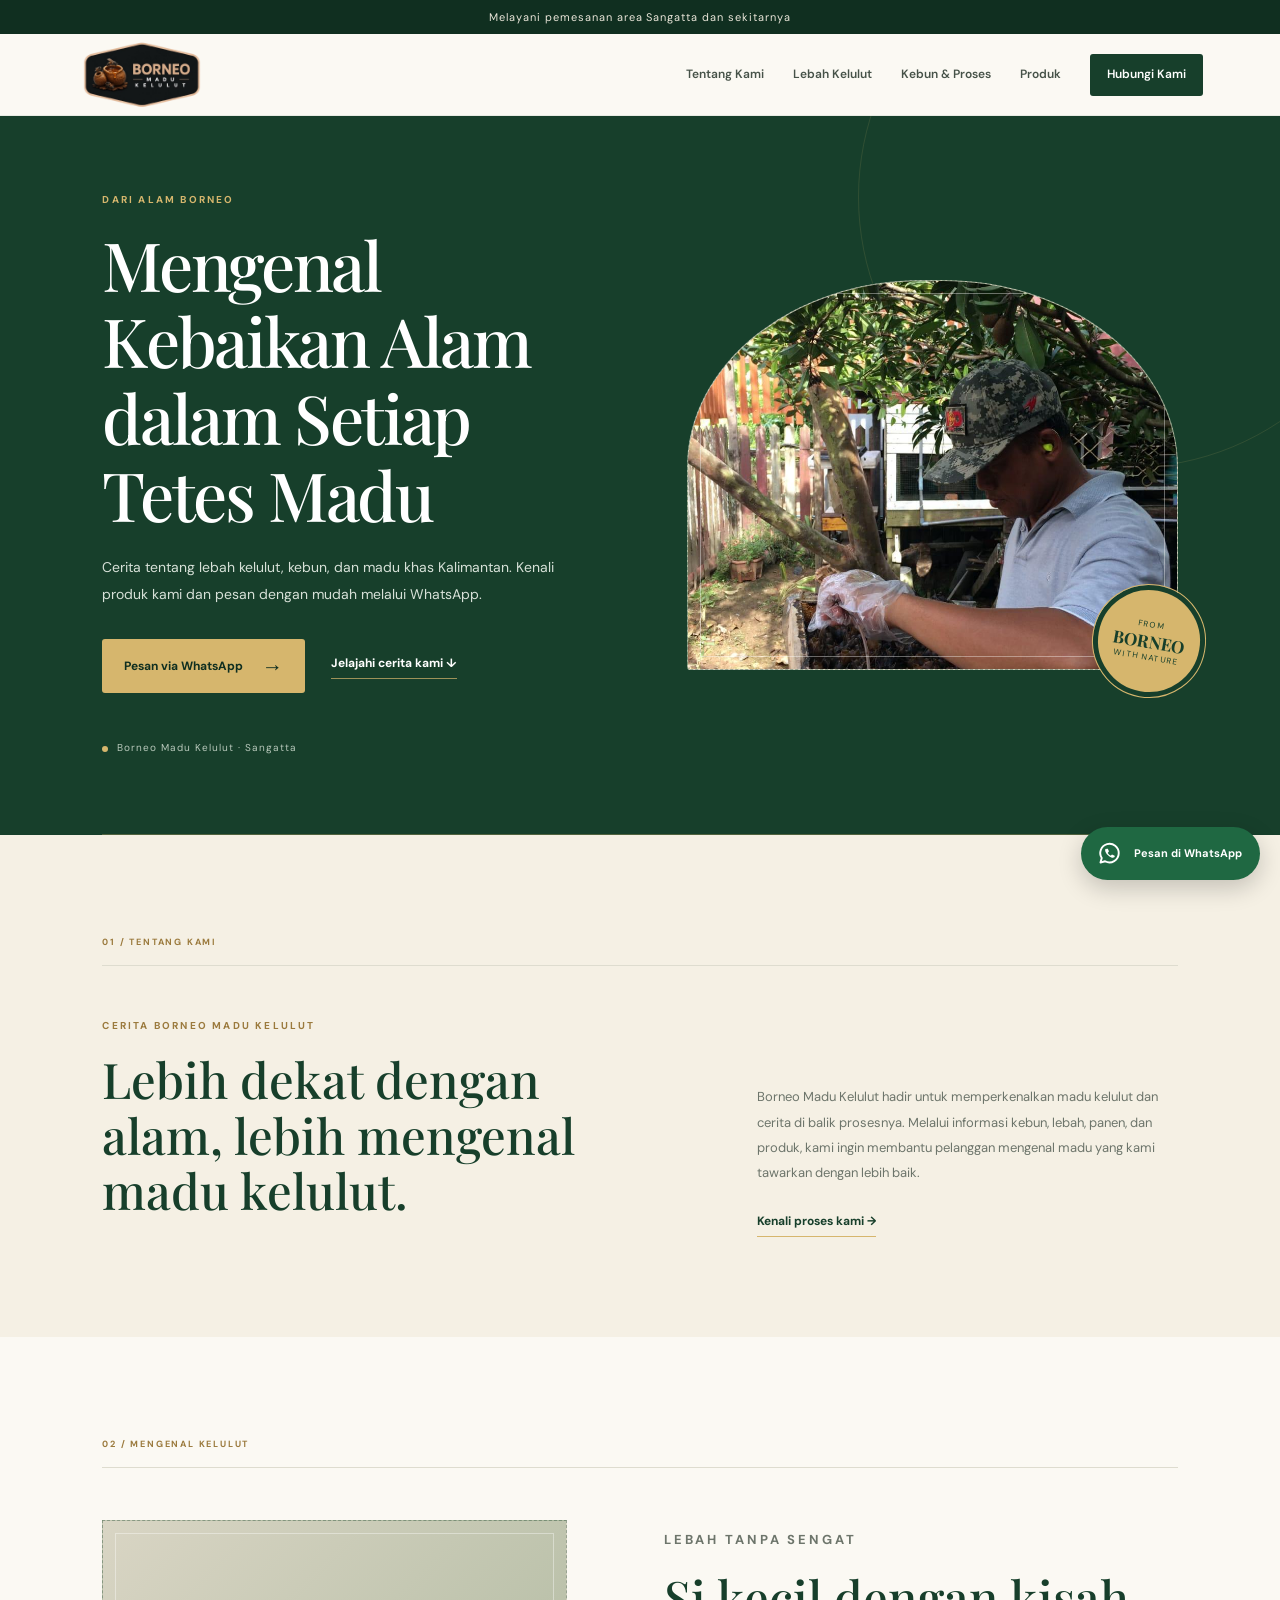
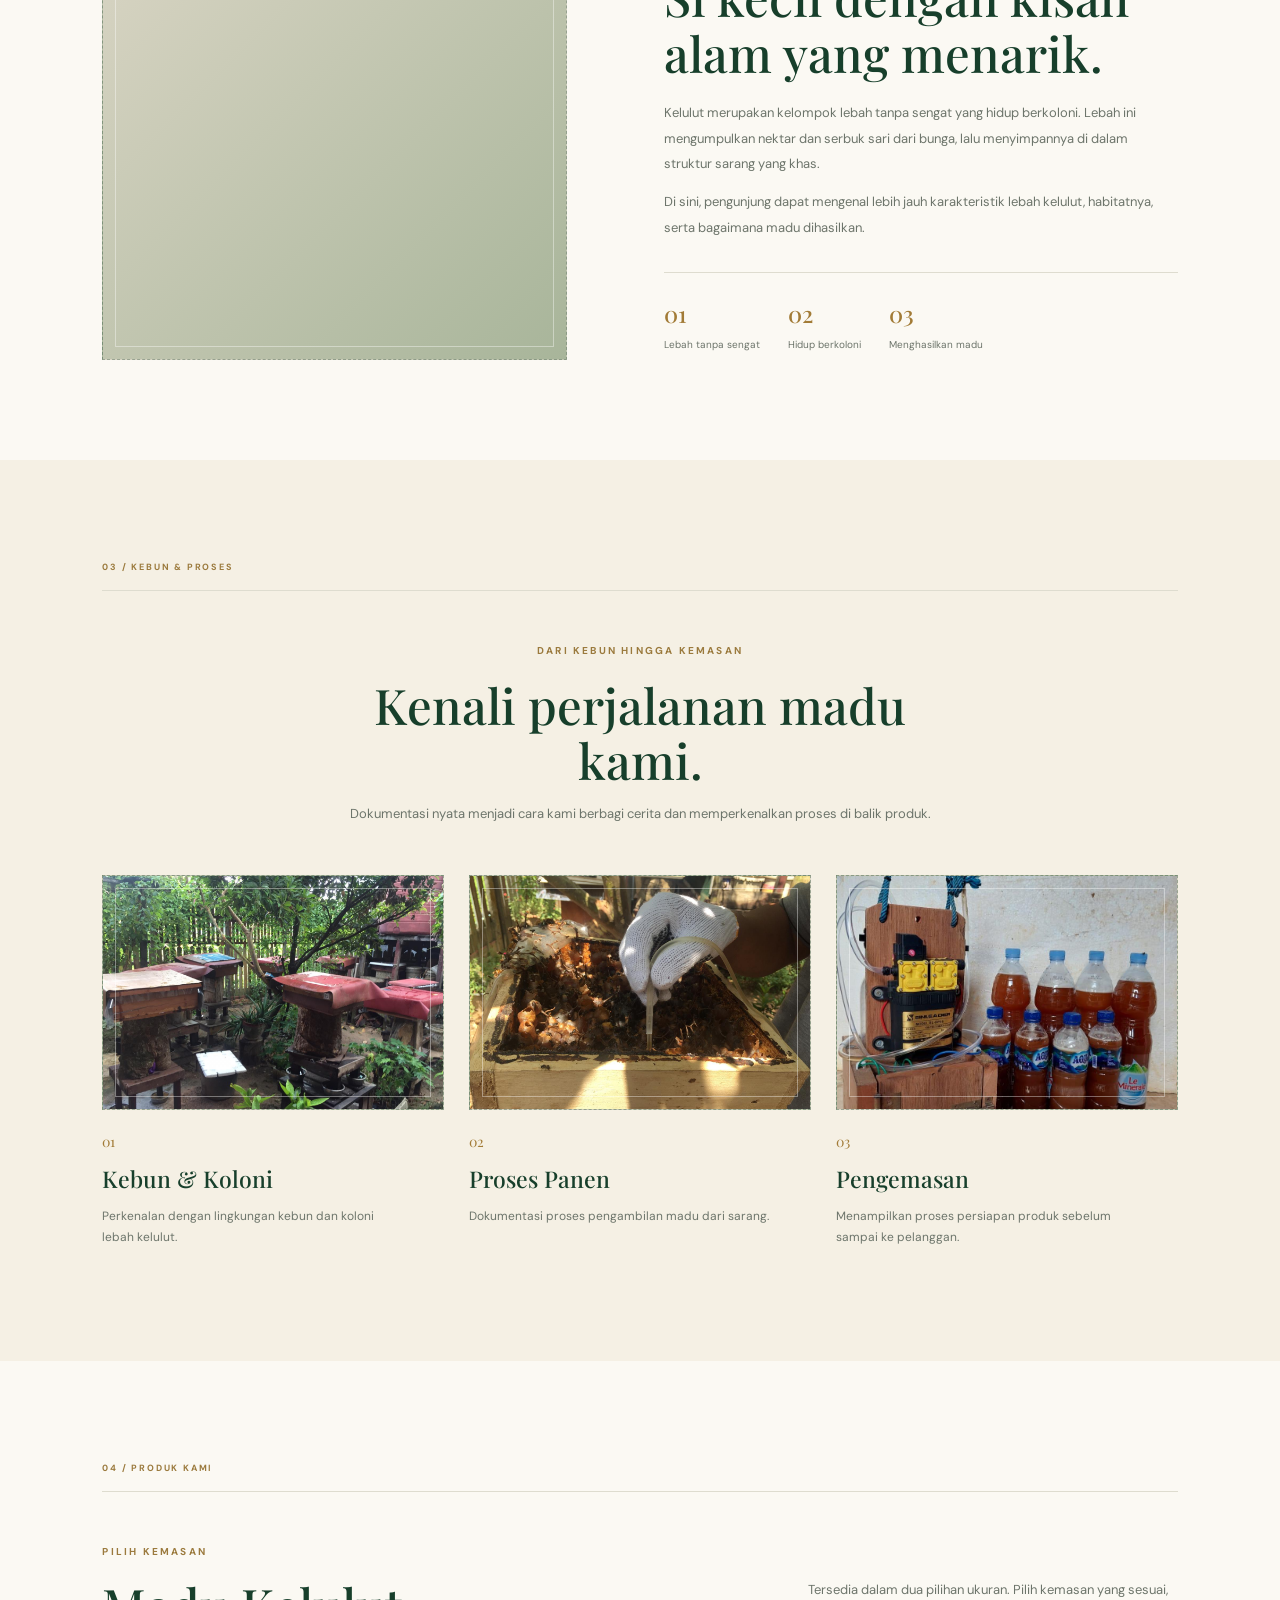
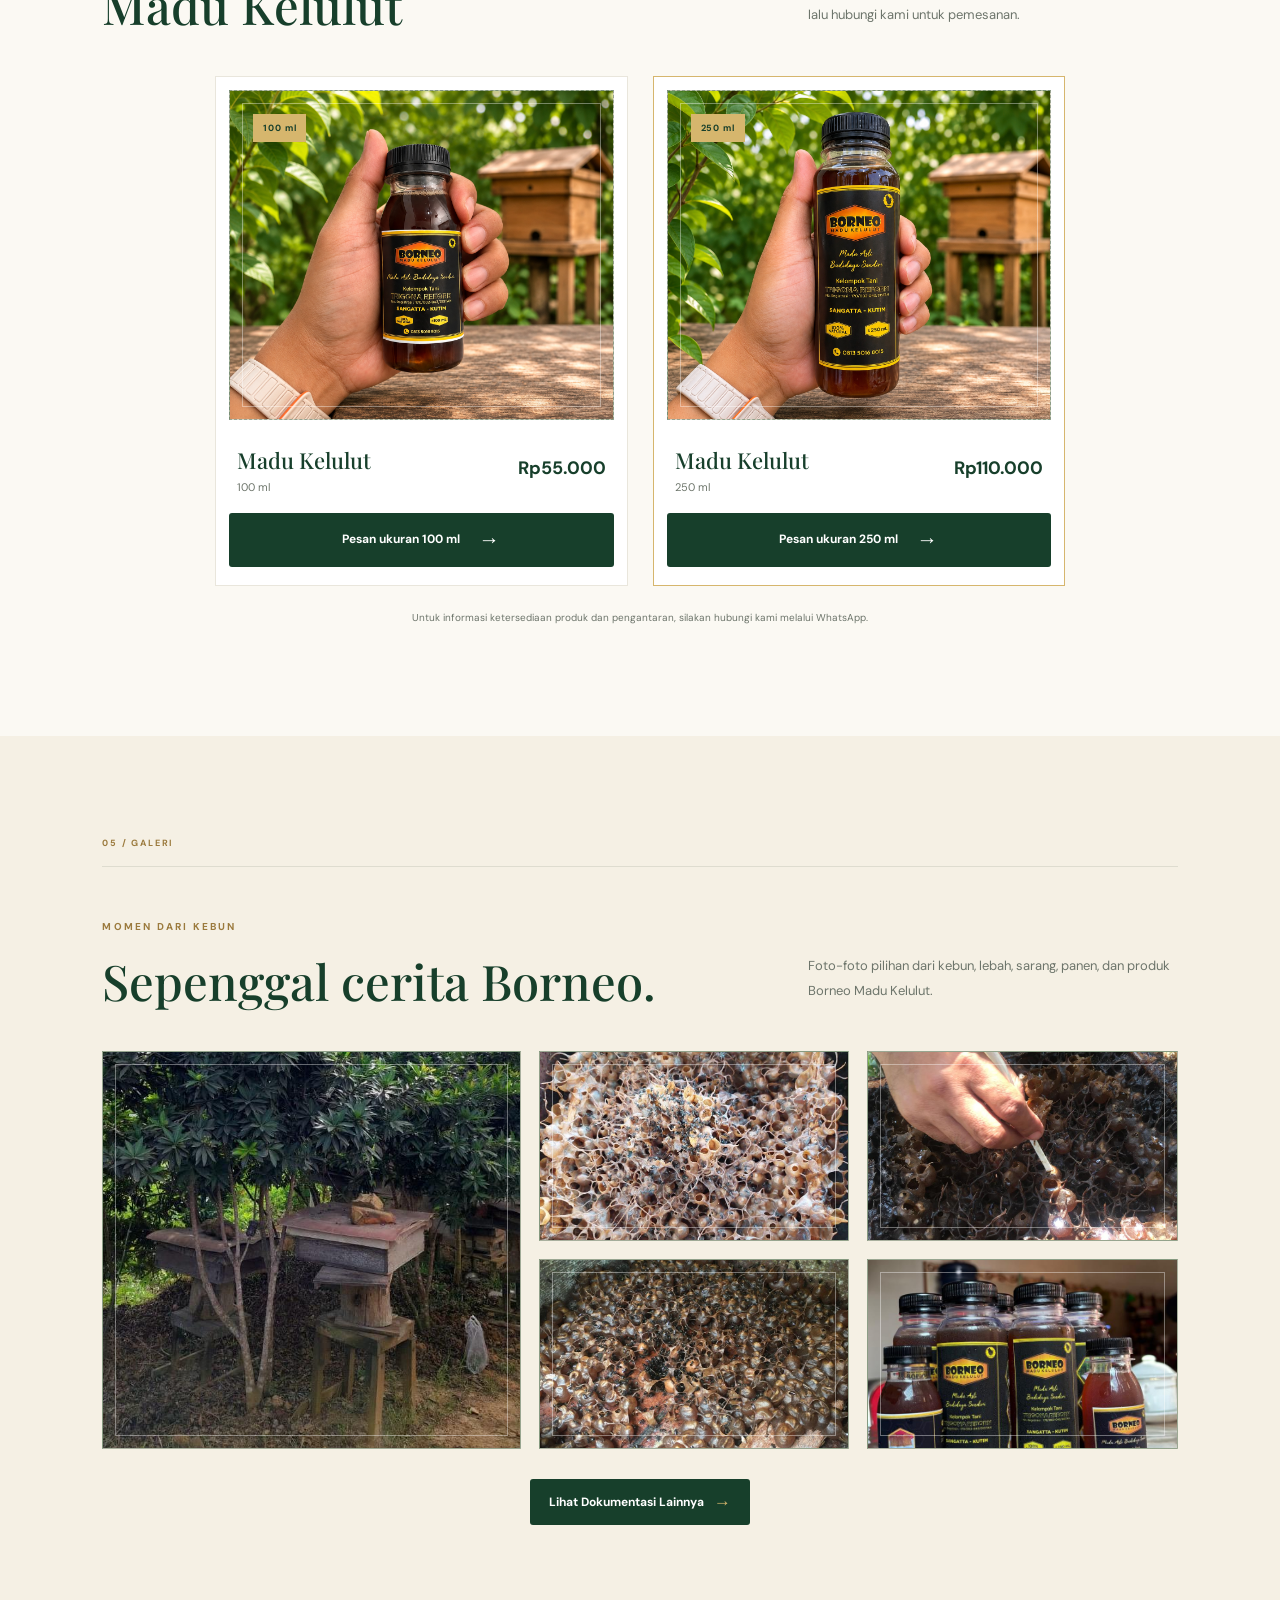
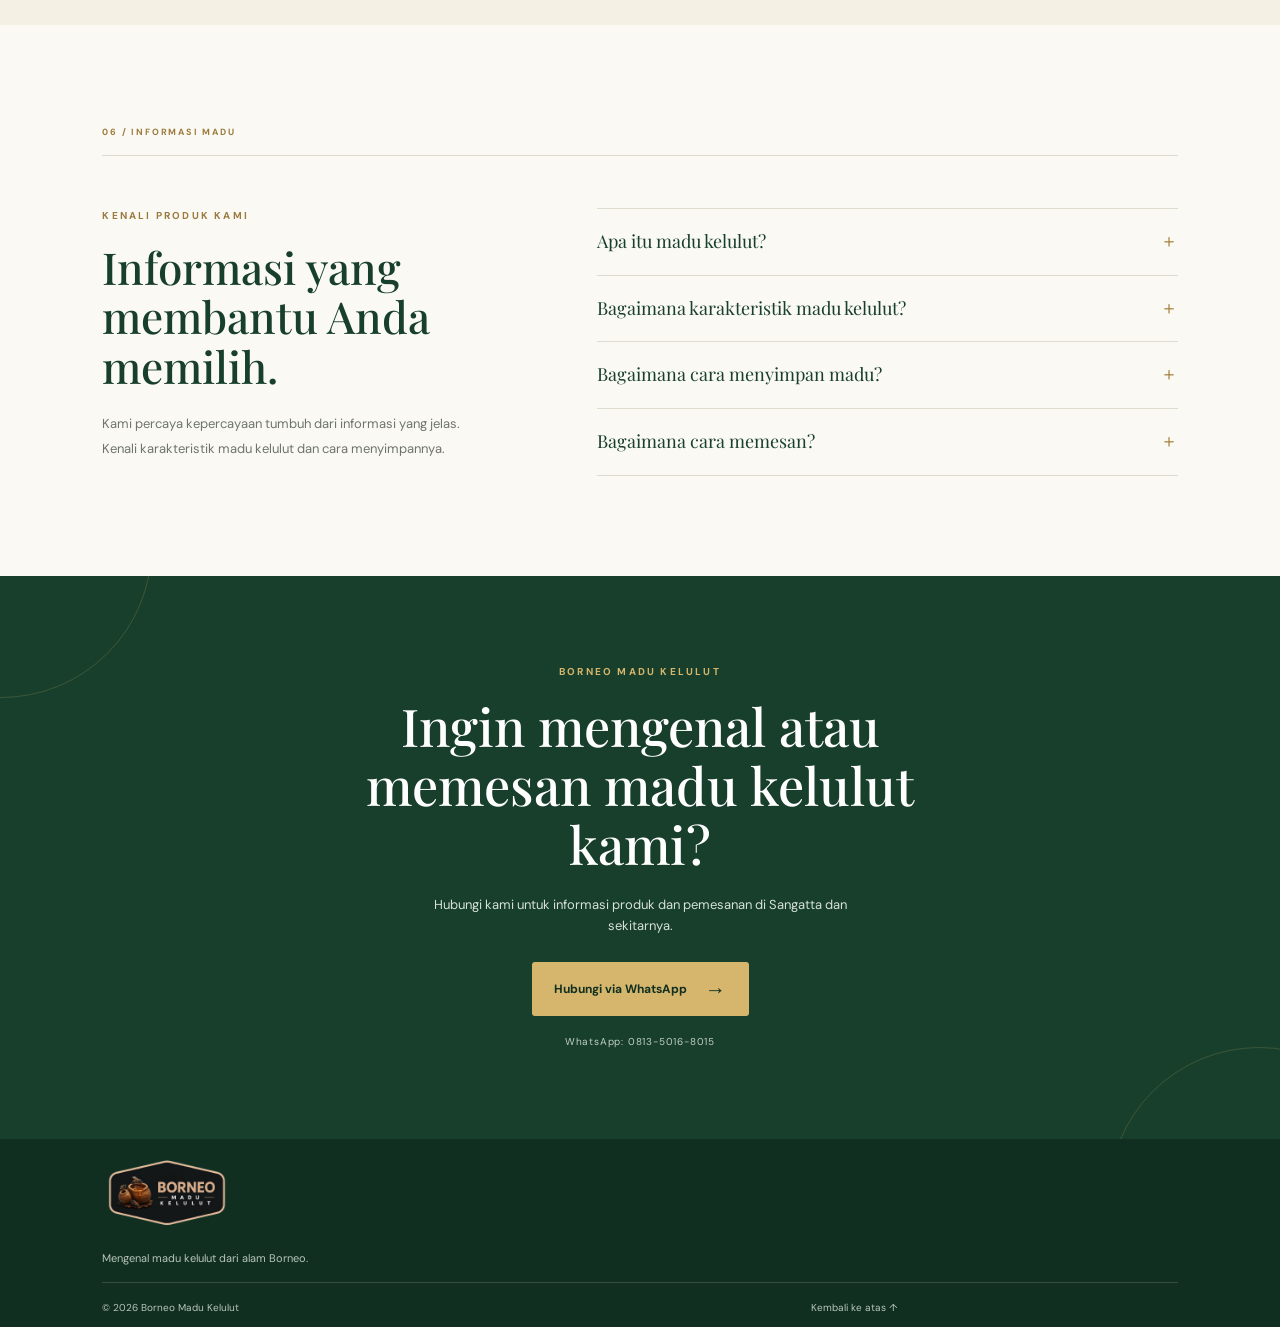
<file: index.html>
<!DOCTYPE html>
<html lang="id">
<head>
  <meta charset="UTF-8">
  <meta name="viewport" content="width=device-width, initial-scale=1.0">
  <meta name="theme-color" content="#173F2B">
  <meta name="description" content="Borneo Madu Kelulut — mengenal madu kelulut dari alam Kalimantan. Informasi kebun, proses panen, dan pemesanan di Sangatta dan sekitarnya.">
  <title>Borneo Madu Kelulut | Madu Kelulut dari Alam Borneo</title>
  <link rel="preconnect" href="https://fonts.googleapis.com">
  <link rel="preconnect" href="https://fonts.gstatic.com" crossorigin>
  <link href="https://fonts.googleapis.com/css2?family=DM+Sans:wght@400;500;600;700&family=Playfair+Display:wght@500;600;700&display=swap" rel="stylesheet">
  <link rel="stylesheet" href="style.css">  <style>
    .brand-logo {
      display: block;
      width: 190px;
      max-width: 100%;
      height: auto;
      object-fit: contain;
    }
    .brand {
      align-items: center;
    }
    @media (max-width: 700px) {
      .brand-logo {
        width: 125px;
      }
    }
  </style>

</head>
<body>
  <div class="announcement">Melayani pemesanan area Sangatta dan sekitarnya</div>

  <header class="site-header">
    <a class="brand" href="#home" aria-label="Borneo Madu Kelulut - Beranda">
      <img class="brand-logo" src="Foto/logo-borneo.png" alt="Borneo Madu Kelulut">
    </a>
    <button class="menu-toggle" aria-label="Buka menu" aria-expanded="false">☰</button>
    <nav class="nav" aria-label="Navigasi utama">
      <a href="#tentang">Tentang Kami</a>
      <a href="#kelulut">Lebah Kelulut</a>
      <a href="#proses">Kebun & Proses</a>
      <a href="#produk">Produk</a>
      <a href="#kontak" class="nav-cta">Hubungi Kami</a>
    </nav>
  </header>

  <main>
    <section class="hero" id="home">
      <div class="hero-content">
        <p class="eyebrow light">DARI ALAM BORNEO</p>
        <h1>Mengenal Kebaikan Alam dalam Setiap Tetes Madu</h1>
        <p class="hero-desc">Cerita tentang lebah kelulut, kebun, dan madu khas Kalimantan. Kenali produk kami dan pesan dengan mudah melalui WhatsApp.</p>
        <div class="hero-actions">
          <a class="button button-gold" data-wa="Halo Borneo Madu Kelulut, saya ingin bertanya tentang produk madu kelulut.">Pesan via WhatsApp <span class="button-arrow" aria-hidden="true">→</span></a>
          <a class="text-link light-link" href="#tentang">Jelajahi cerita kami <span>↓</span></a>
        </div>
        <div class="hero-note"><span class="note-dot"></span> Borneo Madu Kelulut · Sangatta</div>
      </div>
      <div class="hero-visual">
        <div class="photo-placeholder hero-photo">
        <img
        src="Foto/Foto-Utama.jpeg"
        alt="Proses budidaya lebah kelulut Borneo Madu"
      >
      </div>
        <div class="hero-stamp"><span>FROM</span><strong>BORNEO</strong><span>WITH NATURE</span></div>
      </div>
      <div class="hero-bottom-line"></div>
    </section>

    <section class="intro section" id="tentang">
      <div class="section-kicker">01 / TENTANG KAMI</div>
      <div class="intro-grid">
        <div>
          <p class="eyebrow">CERITA BORNEO MADU KELULUT</p>
          <h2>Lebih dekat dengan alam, lebih mengenal madu kelulut.</h2>
        </div>
        <div class="intro-copy">
          <p>Borneo Madu Kelulut hadir untuk memperkenalkan madu kelulut dan cerita di balik prosesnya. Melalui informasi kebun, lebah, panen, dan produk, kami ingin membantu pelanggan mengenal madu yang kami tawarkan dengan lebih baik.</p>
          <a class="text-link" href="#proses">Kenali proses kami <span>→</span></a>
        </div>
      </div>
    </section>

    <section class="kelulut-section section" id="kelulut">
      <div class="section-kicker">02 / MENGENAL KELULUT</div>
      <div class="split-layout">
      <div class="split-photo photo-placeholder bee-video-frame">
        <video autoplay muted loop playsinline preload="metadata">
        <source src="Foto/Video-Lebah Kelulut.mp4" type="video/mp4">
        </video>
      </div>
        <div class="split-copy">
          <p class="eyebrow">LEBAH TANPA SENGAT</p>
          <h2>Si kecil dengan kisah alam yang menarik.</h2>
          <p>Kelulut merupakan kelompok lebah tanpa sengat yang hidup berkoloni. Lebah ini mengumpulkan nektar dan serbuk sari dari bunga, lalu menyimpannya di dalam struktur sarang yang khas.</p>
          <p>Di sini, pengunjung dapat mengenal lebih jauh karakteristik lebah kelulut, habitatnya, serta bagaimana madu dihasilkan.</p>
          <div class="fact-row">
            <div><strong>01</strong><span>Lebah tanpa sengat</span></div>
            <div><strong>02</strong><span>Hidup berkoloni</span></div>
            <div><strong>03</strong><span>Menghasilkan madu</span></div>
          </div>
        </div>
      </div>
    </section>

    <section class="process-section section" id="proses">
      <div class="section-kicker">03 / KEBUN & PROSES</div>
      <div class="section-heading centered">
        <p class="eyebrow">DARI KEBUN HINGGA KEMASAN</p>
        <h2>Kenali perjalanan madu kami.</h2>
        <p>Dokumentasi nyata menjadi cara kami berbagi cerita dan memperkenalkan proses di balik produk.</p>
      </div>
      <div class="process-grid">
        
<article class="process-card">
  <div class="photo-placeholder card-photo">
    <img src="Foto/Foto-Kebun.jpeg"
         alt="Kebun Borneo Madu Kelulut">
  </div>
  <span class="step-number">01</span>
  <h3>Kebun & Koloni</h3>
  <p>Perkenalan dengan lingkungan kebun dan koloni lebah kelulut.</p>
</article>

        <article class="process-card">
          
<div class="photo-placeholder card-photo">
  <img src="Foto/Foto-Panen.jpeg"
       alt="Proses panen madu kelulut Borneo">
</div>
  
          <span class="step-number">02</span><h3>Proses Panen</h3>
          <p>Dokumentasi proses pengambilan madu dari sarang.</p>
        </article>
        <article class="process-card">
          
<div class="photo-placeholder card-photo">
  <img src="Foto/Foto-Kemasan.jpeg"
       alt="Kemasan produk Borneo Madu Kelulut">
</div>

          <span class="step-number">03</span><h3>Pengemasan</h3>
          <p>Menampilkan proses persiapan produk sebelum sampai ke pelanggan.</p>
        </article>
      </div>
    </section>

    <section class="products-section section" id="produk">
      <div class="section-kicker">04 / PRODUK KAMI</div>
      <div class="products-heading">
        <div><p class="eyebrow">PILIH KEMASAN</p><h2>Madu Kelulut</h2></div>
        <p>Tersedia dalam dua pilihan ukuran. Pilih kemasan yang sesuai, lalu hubungi kami untuk pemesanan.</p>
      </div>
      <div class="product-grid">
        <article class="product-card">
          <div class="product-image photo-placeholder">
  <img src="Foto/foto-produk-100ml.png"
       alt="Madu Kelulut 100 ml">
  <span class="product-tag">100 ml</span>
</div>
          <div class="product-info"><div><h3>Madu Kelulut</h3><p class="volume">100 ml</p></div><strong class="price">Rp55.000</strong></div>
          <a class="button button-dark full-button" data-wa="Halo Borneo Madu Kelulut, saya ingin memesan Madu Kelulut 100 ml seharga Rp60.000.">Pesan ukuran 100 ml <span class="button-arrow" aria-hidden="true">→</span></a>
        </article>
        <article class="product-card featured">
          <div class="product-image photo-placeholder">
  <img src="Foto/foto-produk-250ml.png"
       alt="Madu Kelulut 250 ml">
  <span class="product-tag">250 ml</span>
</div>
          <div class="product-info"><div><h3>Madu Kelulut</h3><p class="volume">250 ml</p></div><strong class="price">Rp110.000</strong></div>
          <a class="button button-dark full-button" data-wa="Halo Borneo Madu Kelulut, saya ingin memesan Madu Kelulut 250 ml seharga Rp110.000.">Pesan ukuran 250 ml <span class="button-arrow" aria-hidden="true">→</span></a>
        </article>
      </div>
      <p class="product-footnote">Untuk informasi ketersediaan produk dan pengantaran, silakan hubungi kami melalui WhatsApp.</p>
    </section>

    <section class="gallery-section section">
      <div class="section-kicker">05 / GALERI</div>
      <div class="gallery-heading"><div><p class="eyebrow">MOMEN DARI KEBUN</p><h2>Sepenggal cerita Borneo.</h2></div><p>Foto-foto pilihan dari kebun, lebah, sarang, panen, dan produk Borneo Madu Kelulut.</p></div>
      <div class="gallery-grid">
        <div class="photo-placeholder gallery-large">
  <img src="Foto/foto-kebun-02.jpeg" alt="Kebun Borneo Madu Kelulut">
</div>
        <div class="photo-placeholder">
  <img src="Foto/foto-sarang-02.jpeg" alt="Produk Borneo Madu Kelulut">
</div>
        <div class="photo-placeholder">
  <img src="Foto/foto-sarang-01.jpeg" alt="Produk Borneo Madu Kelulut">
</div>
        <div class="photo-placeholder">
  <img src="Foto/foto-sarang-03.jpeg" alt="Produk Borneo Madu Kelulut">
</div>
        <div class="photo-placeholder">
  <img src="Foto/foto-produk-01.jpeg" alt="Produk Borneo Madu Kelulut">
</div>
      </div>
      <div class="gallery-more-wrap">
      <a href="dokumentasi.html" class="gallery-more">
        Lihat Dokumentasi Lainnya
      <span>→</span>
      </a>
      </div>

    </section>

    <section class="education-section section">
      <div class="section-kicker">06 / INFORMASI MADU</div>
      <div class="education-grid">
        <div><p class="eyebrow">KENALI PRODUK KAMI</p><h2>Informasi yang membantu Anda memilih.</h2><p class="education-lead">Kami percaya kepercayaan tumbuh dari informasi yang jelas. Kenali karakteristik madu kelulut dan cara menyimpannya.</p></div>
        <div class="info-list">
          <details><summary>Apa itu madu kelulut? <span>＋</span></summary><p>Madu kelulut adalah madu yang dihasilkan oleh lebah tanpa sengat dari kelompok stingless bee. Karakteristik warna, aroma, dan rasa dapat berbeda tergantung jenis lebah, sumber pakan, dan kondisi lingkungan.</p></details>
          <details><summary>Bagaimana karakteristik madu kelulut? <span>＋</span></summary><p>Madu kelulut umumnya memiliki rasa khas yang dapat terasa asam-manis. Warna, aroma, dan kekentalannya dapat bervariasi secara alami.</p></details>
          <details><summary>Bagaimana cara menyimpan madu? <span>＋</span></summary><p>Simpan dalam wadah tertutup rapat, di tempat bersih dan sejuk, serta terhindar dari sinar matahari langsung. Ikuti petunjuk penyimpanan pada kemasan produk.</p></details>
          <details><summary>Bagaimana cara memesan? <span>＋</span></summary><p>Pilih ukuran 100 ml atau 250 ml, kemudian tekan tombol WhatsApp pada produk. Kami akan membantu mengonfirmasi pesanan dan informasi pengantaran.</p></details>
        </div>
      </div>
    </section>

    <section class="contact-section" id="kontak">
      <div class="contact-inner">
        <p class="eyebrow light">BORNEO MADU KELULUT</p>
        <h2>Ingin mengenal atau memesan madu kelulut kami?</h2>
        <p>Hubungi kami untuk informasi produk dan pemesanan di Sangatta dan sekitarnya.</p>
        <a class="button button-gold" data-wa="Halo Borneo Madu Kelulut, saya ingin bertanya dan melakukan pemesanan.">Hubungi via WhatsApp <span class="button-arrow" aria-hidden="true">→</span></a>
        <small>WhatsApp: 0813-5016-8015</small>
      </div>
    </section>
  </main>

  <footer class="footer">
    <a class="brand footer-brand" href="#home" aria-label="Borneo Madu Kelulut - Kembali ke atas"><img class="brand-logo" src="Foto/logo-borneo.png" alt="Borneo Madu Kelulut"></a>
    <p>Mengenal madu kelulut dari alam Borneo.</p>
    <div class="footer-bottom"><span>© <span id="year"></span> Borneo Madu Kelulut</span><a href="#home">Kembali ke atas ↑</a></div>
  </footer>

  <a class="floating-wa" data-wa="Halo Borneo Madu Kelulut, saya ingin bertanya tentang produk madu kelulut." aria-label="Chat WhatsApp">
    <span class="wa-symbol" aria-hidden="true">
      <svg viewBox="0 0 24 24" role="img" focusable="false">
        <path d="M20.2 11.8a8.2 8.2 0 0 1-12.1 7.1L4 20l1.1-4A8.2 8.2 0 1 1 20.2 11.8Z" fill="none" stroke="currentColor" stroke-width="1.7" stroke-linecap="round" stroke-linejoin="round"/>
        <path d="M9 8.2c.2-.4.4-.4.7-.4h.5c.2 0 .4.1.5.4l.7 1.6c.1.2.1.4-.1.6l-.6.7c-.2.2-.2.4-.1.6.5.9 1.2 1.6 2.1 2.1.2.1.4.1.6-.1l.7-.6c.2-.2.4-.2.6-.1l1.6.7c.3.1.4.3.4.5v.5c0 .3 0 .5-.4.7-.5.3-1.2.5-2 .3-1.2-.3-2.5-1.1-3.7-2.3-1.2-1.2-2-2.5-2.3-3.7-.2-.8 0-1.5.3-2Z" fill="currentColor"/>
      </svg>
    </span><span>Pesan di WhatsApp</span>
  </a>

  <script src="script.js"></script>
</body>
</html>
</file>
<file: style.css>
:root {
  --forest: #173F2B;
  --forest-deep: #102F20;
  --gold: #D6B66D;
  --ivory: #F5F0E4;
  --paper: #FBF9F3;
  --brown: #79533A;
  --sage: #A8B59A;
  --ink: #292D27;
  --muted: #6D756B;
  --line: #DEDCCF;
  --serif: "Playfair Display", Georgia, serif;
  --sans: "DM Sans", Arial, sans-serif;
}
* { box-sizing: border-box; }
html { scroll-behavior: smooth; scroll-padding-top: 88px; }
body { margin: 0; background: var(--paper); color: var(--ink); font-family: var(--sans); line-height: 1.65; }
a { color: inherit; text-decoration: none; }
.announcement { background: var(--forest-deep); color: #E9E5D8; text-align: center; padding: 8px 16px; font-size: 11px; letter-spacing: .09em; }
.site-header { height: 82px; display: flex; align-items: center; justify-content: space-between; padding: 0 max(6vw, 24px); background: var(--paper); position: sticky; top: 0; z-index: 20; border-bottom: 1px solid rgba(23,63,43,.08); }
.brand { display: inline-flex; align-items: center; gap: 10px; color: var(--forest); }
.brand-mark { width: 42px; height: 42px; display: grid; place-items: center; border: 1px solid var(--gold); border-radius: 50%; font-family: var(--serif); font-size: 25px; position: relative; }
.brand-mark span { color: #B58D3F; font-size: 11px; position: absolute; top: 1px; right: 4px; }
.brand-copy { display: flex; flex-direction: column; line-height: 1.2; letter-spacing: .14em; }
.brand-copy strong { font-size: 14px; }
.brand-copy small { font-size: 9px; letter-spacing: .22em; margin-top: 4px; }
.nav { display: flex; align-items: center; gap: 29px; font-size: 12px; font-weight: 600; color: #465248; }
.nav a:hover, .text-link:hover { color: #A77F34; }
.nav .nav-cta { background: var(--forest); color: white; padding: 11px 17px; border-radius: 3px; }
.menu-toggle { display: none; background: none; border: 0; font-size: 25px; color: var(--forest); }
.hero { background: var(--forest); color: white; min-height: 610px; display: grid; grid-template-columns: 1.03fr .97fr; padding: 76px max(8vw, 28px) 78px; position: relative; overflow: hidden; gap: 6%; }
.hero:before { content: ""; position: absolute; width: 540px; height: 540px; border: 1px solid rgba(214,182,109,.13); border-radius: 50%; right: -120px; top: -190px; }
.hero-content { max-width: 590px; align-self: center; z-index: 1; }
.eyebrow { color: #9B7A3D; font-size: 10px; font-weight: 700; letter-spacing: .22em; margin: 0 0 17px; }
.eyebrow.light { color: var(--gold); }
h1, h2, h3, p { margin-top: 0; }
h1, h2 { font-family: var(--serif); font-weight: 500; line-height: 1.13; }
h1 { font-size: clamp(42px, 5.3vw, 68px); letter-spacing: -.035em; margin-bottom: 22px; }
.hero-desc { color: #D7E1D8; font-size: 14px; max-width: 490px; line-height: 1.9; }
.hero-actions { display: flex; align-items: center; gap: 26px; margin-top: 32px; flex-wrap: wrap; }
.button { display: inline-flex; align-items: center; justify-content: center; gap: 18px; padding: 15px 21px; font-size: 12px; font-weight: 700; border-radius: 3px; transition: .2s ease; border: 1px solid transparent; cursor: pointer; }
.button span { font-size: 17px; }
.button-gold { background: var(--gold); color: var(--forest-deep); }
.button-gold:hover { background: #E4C982; transform: translateY(-2px); }
.button-dark { background: var(--forest); color: white; }
.button-dark:hover { background: var(--forest-deep); }
.text-link { color: var(--forest); font-size: 12px; font-weight: 700; border-bottom: 1px solid var(--gold); padding-bottom: 5px; }
.light-link { color: white; border-color: rgba(214,182,109,.7); }
.hero-note { margin-top: 47px; color: #B9C9BC; font-size: 10px; letter-spacing: .1em; display: flex; gap: 9px; align-items: center; }
.note-dot { width: 6px; height: 6px; border-radius: 50%; background: var(--gold); }
.hero-visual { align-self: center; position: relative; z-index: 1; }
.photo-placeholder { background: linear-gradient(135deg, #D9D5C4, #A8B59A); color: var(--forest); display: flex; align-items: center; justify-content: center; flex-direction: column; text-align: center; gap: 7px; position: relative; overflow: hidden; border: 1px dashed rgba(23,63,43,.32); }
.photo-placeholder:after { content: ""; position: absolute; inset: 12px; border: 1px solid rgba(255,255,255,.38); pointer-events: none; }
.photo-placeholder strong { font-size: 11px; letter-spacing: .16em; z-index: 1; }
.photo-placeholder small { font-size: 10px; z-index: 1; max-width: 80%; }
.photo-icon { font-size: 28px; opacity: .65; z-index: 1; }
.hero-photo { min-height: 390px; height: 100%; border-radius: 48% 48% 3px 3px; }
.hero-stamp { position: absolute; width: 112px; height: 112px; border-radius: 50%; background: var(--gold); color: var(--forest); right: -27px; bottom: -27px; display: flex; flex-direction: column; justify-content: center; align-items: center; line-height: 1.35; transform: rotate(10deg); border: 5px solid var(--forest); outline: 1px solid var(--gold); }
.hero-stamp span { font-size: 8px; letter-spacing: .16em; }.hero-stamp strong { font-family: var(--serif); font-size: 17px; }
.hero-bottom-line { position: absolute; bottom: 0; left: 8%; right: 8%; border-bottom: 1px solid rgba(214,182,109,.3); }
.section { padding: 100px max(8vw, 28px); }
.section-kicker { color: #9B7A3D; font-size: 9px; letter-spacing: .2em; font-weight: 700; border-bottom: 1px solid var(--line); padding-bottom: 15px; margin-bottom: 52px; }
.intro { background: var(--ivory); }
.intro-grid { display: grid; grid-template-columns: 1fr .8fr; gap: 12%; align-items: end; }
h2 { font-size: clamp(34px, 4vw, 49px); color: var(--forest); margin-bottom: 20px; }
.intro-copy p, .split-copy p, .section-heading > p:last-child, .products-heading > p, .gallery-heading > p, .education-lead { color: var(--muted); font-size: 13px; line-height: 1.95; }
.intro-copy .text-link { display: inline-block; margin-top: 13px; }
.kelulut-section { background: var(--paper); }
.split-layout { display: grid; grid-template-columns: .95fr 1.05fr; gap: 9%; align-items: center; }
.split-photo { min-height: 440px; }
.split-copy h2 { max-width: 480px; }
.split-copy > p:not(.eyebrow) { max-width: 530px; }
.fact-row { display: flex; gap: 28px; border-top: 1px solid var(--line); margin-top: 32px; padding-top: 22px; }
.fact-row div { display: flex; flex-direction: column; gap: 4px; }
.fact-row strong { color: #A27B36; font-family: var(--serif); font-size: 23px; font-weight: 500; }
.fact-row span { font-size: 10px; color: var(--muted); }
.process-section { background: var(--ivory); }
.section-heading { max-width: 600px; margin: 0 auto 48px; }
.centered { text-align: center; }
.section-heading h2 { margin-bottom: 14px; }
.process-grid { display: grid; grid-template-columns: repeat(3, 1fr); gap: 25px; }
.process-card { position: relative; }
.card-photo { height: 235px; }
.step-number { display: inline-block; color: #A27B36; font-family: var(--serif); font-size: 14px; margin: 20px 0 7px; }
.process-card h3 { color: var(--forest); font-family: var(--serif); font-size: 23px; font-weight: 500; margin-bottom: 8px; }
.process-card p { color: var(--muted); font-size: 12px; line-height: 1.8; max-width: 300px; }
.products-section { background: var(--paper); }
.products-heading, .gallery-heading { display: flex; justify-content: space-between; align-items: end; gap: 40px; margin-bottom: 43px; }
.products-heading h2, .gallery-heading h2 { margin-bottom: 0; }
.products-heading > p, .gallery-heading > p { max-width: 370px; margin-bottom: 5px; }
.product-grid { display: grid; grid-template-columns: repeat(2, minmax(0, 1fr)); gap: 25px; max-width: 850px; margin: 0 auto; }
.product-card { background: white; padding: 13px 13px 18px; border: 1px solid #E9E6DC; }
.product-card.featured { border-color: #D6B66D; }
.product-image { height: 330px; }
.product-tag { position: absolute; top: 23px; left: 23px; background: var(--gold); color: var(--forest); font-size: 9px; font-weight: 700; letter-spacing: .1em; padding: 7px 10px; z-index: 2; }
.product-info { display: flex; align-items: center; justify-content: space-between; gap: 10px; padding: 22px 8px 17px; }
.product-info h3 { font-family: var(--serif); font-weight: 500; color: var(--forest); font-size: 22px; margin: 0; }
.volume { color: var(--muted); font-size: 11px; margin: 0; }
.price { color: var(--forest); font-size: 18px; white-space: nowrap; }
.full-button { width: 100%; }
.product-footnote { text-align: center; color: var(--muted); font-size: 10px; margin-top: 24px; }
.gallery-section { background: var(--ivory); }
.gallery-grid { display: grid; grid-template-columns: 1.35fr 1fr 1fr; grid-template-rows: 190px 190px; gap: 13px; }
.gallery-grid > div { min-height: 170px; }
.gallery-large { grid-row: span 2; }
.education-section { background: var(--paper); }
.education-grid { display: grid; grid-template-columns: .8fr 1.2fr; gap: 10%; }
.education-grid h2 { font-size: clamp(32px, 3.6vw, 44px); }
.info-list details { border-bottom: 1px solid var(--line); padding: 18px 0; }
.info-list details:first-child { border-top: 1px solid var(--line); }
.info-list summary { cursor: pointer; display: flex; justify-content: space-between; gap: 20px; list-style: none; font-family: var(--serif); font-size: 18px; color: var(--forest); }
.info-list summary::-webkit-details-marker { display: none; }
.info-list summary span { color: #A27B36; font-family: var(--sans); }
.info-list details p { color: var(--muted); font-size: 12px; line-height: 1.9; max-width: 600px; margin: 13px 30px 2px 0; }
.contact-section { background: var(--forest); color: white; text-align: center; padding: 88px 24px; position: relative; overflow: hidden; }
.contact-section:before, .contact-section:after { content: ""; position: absolute; width: 300px; height: 300px; border: 1px solid rgba(214,182,109,.2); border-radius: 50%; }
.contact-section:before { left: -150px; top: -180px; }.contact-section:after { right: -130px; bottom: -210px; }
.contact-inner { max-width: 650px; margin: auto; position: relative; z-index: 1; }
.contact-inner h2 { color: white; font-size: clamp(34px, 4.5vw, 52px); }
.contact-inner > p:not(.eyebrow) { color: #D7E1D8; font-size: 13px; margin: 0 auto 26px; max-width: 480px; }
.contact-inner small { display: block; color: #C3D0C4; font-size: 10px; margin-top: 18px; letter-spacing: .08em; }
.footer {
  padding: 10px max(8vw, 28px) 10px;
  background: #102F20;
  color: #E7E9DF;
}
.footer-brand { color: white; }.footer p { color: #B8C5B9; font-size: 11px; margin: 5px 0 15px; }
.footer .brand-logo {
  width: 130px;
  height: auto;
  max-width: 130px;
  object-fit: contain;
  display: block;
}
.footer-bottom {
  border-top: 1px solid rgba(255,255,255,.15);
  padding: 17px 280px 0 0;
  display: flex;
  justify-content: space-between;
  color: #B8C5B9;
  font-size: 10px;
}
.floating-wa { position: fixed; bottom: 20px; right: 20px; z-index: 30; display: flex; align-items: center; gap: 9px; background: #1F6842; color: white; border-radius: 40px; padding: 12px 17px 12px 13px; box-shadow: 0 8px 25px rgba(0,0,0,.2); font-size: 11px; font-weight: 700; }
.wa-symbol { width: 23px; height: 23px; border: 1.5px solid white; border-radius: 50%; display: grid; place-items: center; font-size: 14px; }
@media (max-width: 850px) {
  .site-header { height: 72px; }.menu-toggle { display: block; cursor: pointer; }
  .nav { display: none; position: absolute; top: 72px; left: 0; right: 0; padding: 18px 25px 24px; background: var(--paper); flex-direction: column; align-items: stretch; gap: 17px; border-bottom: 1px solid var(--line); }
  .nav.open { display: flex; }.nav .nav-cta { text-align: center; }
  .hero { grid-template-columns: 1fr; padding-top: 62px; gap: 40px; }.hero-content { max-width: 680px; }.hero-photo { min-height: 330px; border-radius: 150px 150px 3px 3px; }.hero-visual { max-width: 570px; width: 100%; margin: auto; }
  .intro-grid, .split-layout, .education-grid { grid-template-columns: 1fr; gap: 30px; }
  .split-photo { min-height: 340px; }.split-layout .split-photo { order: 2; }.split-copy { order: 1; }
  .section { padding-top: 75px; padding-bottom: 75px; }.section-kicker { margin-bottom: 38px; }
}
@media (max-width: 600px) {
  .announcement { font-size: 9px; }.site-header { padding: 0 20px; }.brand-mark { width: 37px; height: 37px; }
  .hero { padding: 54px 23px 66px; }.hero h1 { font-size: 43px; }.hero-desc { font-size: 13px; }.hero-actions { gap: 18px; }.hero-note { margin-top: 32px; }.hero-photo { min-height: 270px; }.hero-stamp { width: 90px; height: 90px; right: -8px; }.hero-stamp strong { font-size: 14px; }
  .section { padding: 67px 22px; }.section-kicker { margin-bottom: 32px; }.intro-grid { gap: 12px; }
  .fact-row { gap: 14px; justify-content: space-between; }.fact-row span { font-size: 9px; }
  .process-grid { grid-template-columns: 1fr; gap: 25px; }.card-photo { height: 220px; }
  .products-heading, .gallery-heading { display: block; }.products-heading > p, .gallery-heading > p { margin-top: 18px; }
  .product-grid { grid-template-columns: 1fr; max-width: 390px; }.product-image { height: 300px; }
  .gallery-grid { grid-template-columns: 1fr 1fr; grid-template-rows: 170px 130px 130px; }.gallery-large { grid-column: span 2; grid-row: auto; }
  .contact-section { padding: 72px 23px; }.footer { padding: 22px 22px 15px; }.footer-bottom {
  gap: 12px;
  padding: 17px 0 0;
  flex-wrap: wrap;
}
  .floating-wa { right: 12px; bottom: 12px; padding: 11px 14px 11px 11px; }
}
/* Foto utama - mempertahankan desain template */
.hero-photo {
  position: relative;
  overflow: hidden;
}

.hero-photo img {
  position: absolute;
  inset: 0;
  width: 100%;
  height: 100%;
  object-fit: cover;
  object-position: center;
  display: block;
}

.bee-video-frame {
  position: relative;
  overflow: hidden;
}

.bee-video-frame video {
  position: absolute;
  inset: 0;
  width: 100%;
  height: 100%;
  object-fit: cover;
  display: block;
}
.card-photo {
  position: relative;
  overflow: hidden;
}

.card-photo img {
  width: 100%;
  height: 100%;
  object-fit: cover;
  display: block;
}
.card-photo img {
  width: 100%;
  height: 100%;
  object-fit: cover;
  display: block;
}

/* FOTO PRODUK 100 ML DAN 250 ML */
.product-image {
  position: relative;
  overflow: hidden;
}

.product-image img {
  width: 100%;
  height: 100%;
  object-fit: cover;
  object-position: center;
  display: block;
  padding: 0;
}

.gallery-more-wrap {
  display: flex;
  justify-content: center;
  margin-top: 38px;
}

.gallery-more {
  display: inline-flex;
  align-items: center;
  gap: 18px;
  background: var(--forest);
  color: white;
  padding: 15px 25px;
  font-size: 12px;
  font-weight: 700;
  transition: background .2s;
}

.gallery-more:hover {
  background: var(--forest-deep);
}

.gallery-more span {
  color: var(--gold);
  font-size: 18px;
}
/* FOTO GALERI */
.gallery-grid .photo-placeholder img {
  position: absolute;
  inset: 0;
  width: 100%;
  height: 100%;
  object-fit: cover;
  object-position: center;
  display: block;
}

/* Penyempurnaan ikon WhatsApp, galeri, dan tombol dokumentasi */
.button-arrow {
  display: inline-flex;
  align-items: center;
  justify-content: center;
  width: 22px;
  height: 22px;
  font-family: Arial, sans-serif;
  font-size: 21px !important;
  font-weight: 400;
  line-height: 1;
  color: currentColor;
}

.floating-wa {
  gap: 10px;
  padding: 12px 18px 12px 14px;
}

.wa-symbol {
  width: 29px;
  height: 29px;
  flex: 0 0 29px;
  border: 0;
  display: grid;
  place-items: center;
}

.wa-symbol svg {
  display: block;
  width: 27px;
  height: 27px;
}

.gallery-grid {
  gap: 18px;
}

.gallery-grid > .photo-placeholder {
  min-width: 0;
  border: 1px solid rgba(23, 63, 43, .24);
}

.gallery-more-wrap {
  margin-top: 30px;
}

.gallery-more {
  gap: 10px;
  padding: 12px 19px;
  min-height: 46px;
  border-radius: 3px;
  line-height: 1.4;
}

.gallery-more span {
  font-family: Arial, sans-serif;
  font-size: 17px;
  line-height: 1;
}

@media (max-width: 600px) {
  .gallery-grid {
    gap: 14px;
  }
  .gallery-more-wrap {
    margin-top: 25px;
  }
  .gallery-more {
    padding: 11px 16px;
    min-height: 44px;
    font-size: 11px;
    gap: 9px;
  }
  .floating-wa {
    right: 12px;
    bottom: 12px;
    gap: 8px;
    padding: 10px 14px 10px 11px;
    font-size: 11px;
  }
  .wa-symbol {
    width: 26px;
    height: 26px;
    flex-basis: 26px;
  }
  .wa-symbol svg {
    width: 25px;
    height: 25px;
  }
}

/* Perbaikan galeri khusus tampilan HP */
@media (max-width: 600px) {
  .gallery-grid {
    grid-template-columns: 1fr 1fr;
    grid-template-rows: 230px 190px 190px;
    gap: 16px;
  }

  .gallery-grid > div {
    min-height: 0;
    height: 100%;
  }

  .gallery-large {
    grid-column: span 2;
    grid-row: auto;
  }

  .gallery-more-wrap {
    margin-top: 38px;
  }

  .gallery-more {
    padding: 12px 18px;
    min-height: 44px;
    font-size: 11px;
  }
}
/* Mengatur posisi foto galeri paling kiri */
.gallery-grid .gallery-large img {
  object-position: center 100%;
}
/* Ukuran logo Borneo */
.site-header .brand-logo {
    width: 130px !important;
    height: auto !important;
    max-width: 130px !important;
    object-fit: contain;
}

@media (max-width: 700px) {
    .site-header .brand-logo {
        width: 115px !important;
        max-width: 115px !important;
    }
}
</file>
